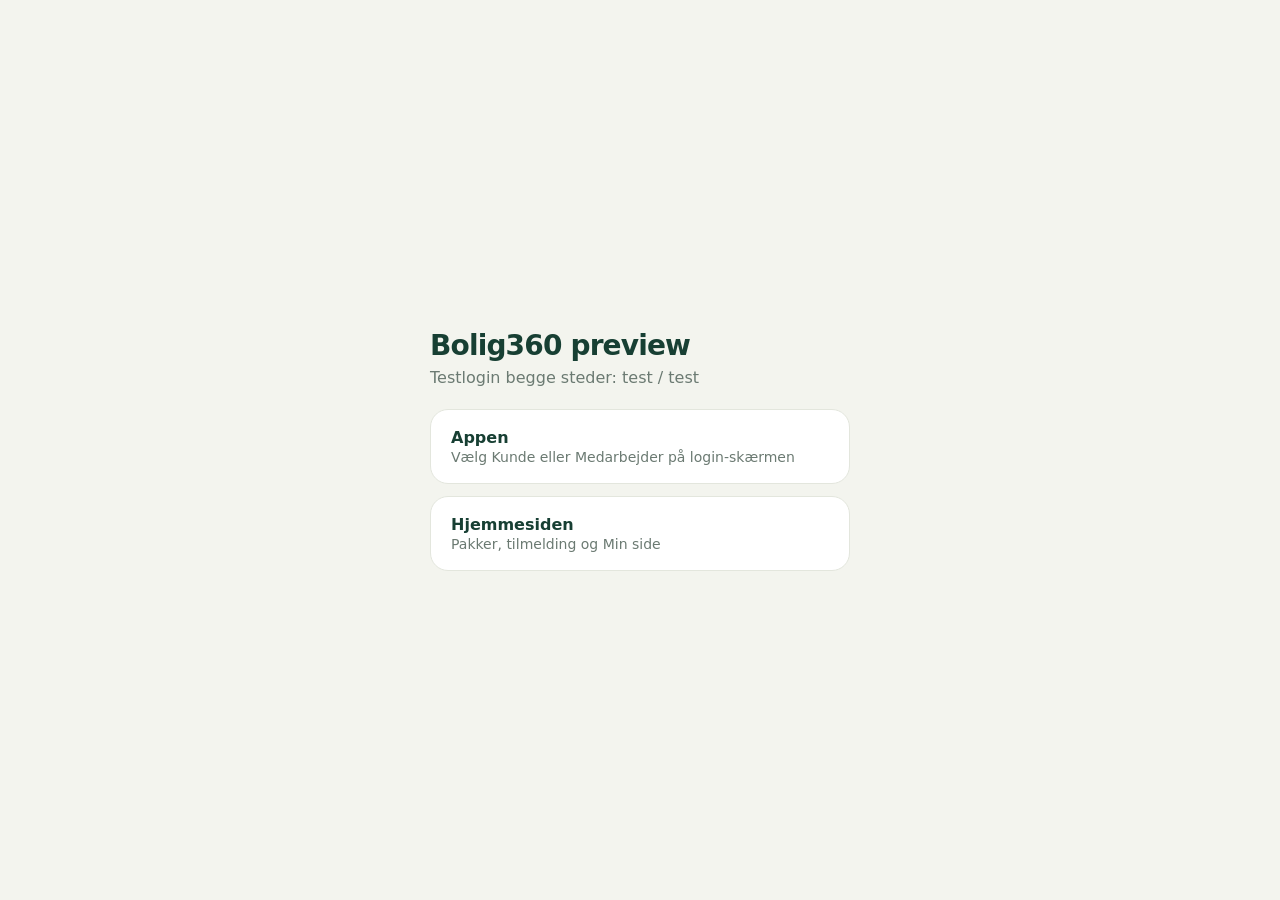
<file: index.html>
<!doctype html>
<html lang="da">
<head>
<meta charset="utf-8">
<meta name="viewport" content="width=device-width, initial-scale=1">
<title>Bolig360 – preview</title>
<style>
  body { margin: 0; min-height: 100vh; display: grid; place-items: center; background: #f3f4ee; color: #173f33; font-family: "Segoe UI", system-ui, sans-serif; }
  main { padding: 24px; width: 100%; max-width: 420px; }
  h1 { font-size: 28px; letter-spacing: -.03em; margin: 0 0 6px; }
  p { color: #6b7a72; margin: 0 0 22px; }
  a { display: block; background: #fff; border: 1px solid #e3e6dd; border-radius: 18px; padding: 18px 20px; margin-top: 12px; color: inherit; text-decoration: none; font-weight: 600; }
  a span { display: block; font-weight: 400; color: #6b7a72; font-size: 14px; margin-top: 2px; }
</style>
</head>
<body>
<main>
  <h1>Bolig360 preview</h1>
  <p>Testlogin begge steder: test / test</p>
  <a href="app/index.html">Appen<span>Vælg Kunde eller Medarbejder på login-skærmen</span></a>
  <a href="hjemmeside/index.html">Hjemmesiden<span>Pakker, tilmelding og Min side</span></a>
</main>
</body>
</html>
</file>
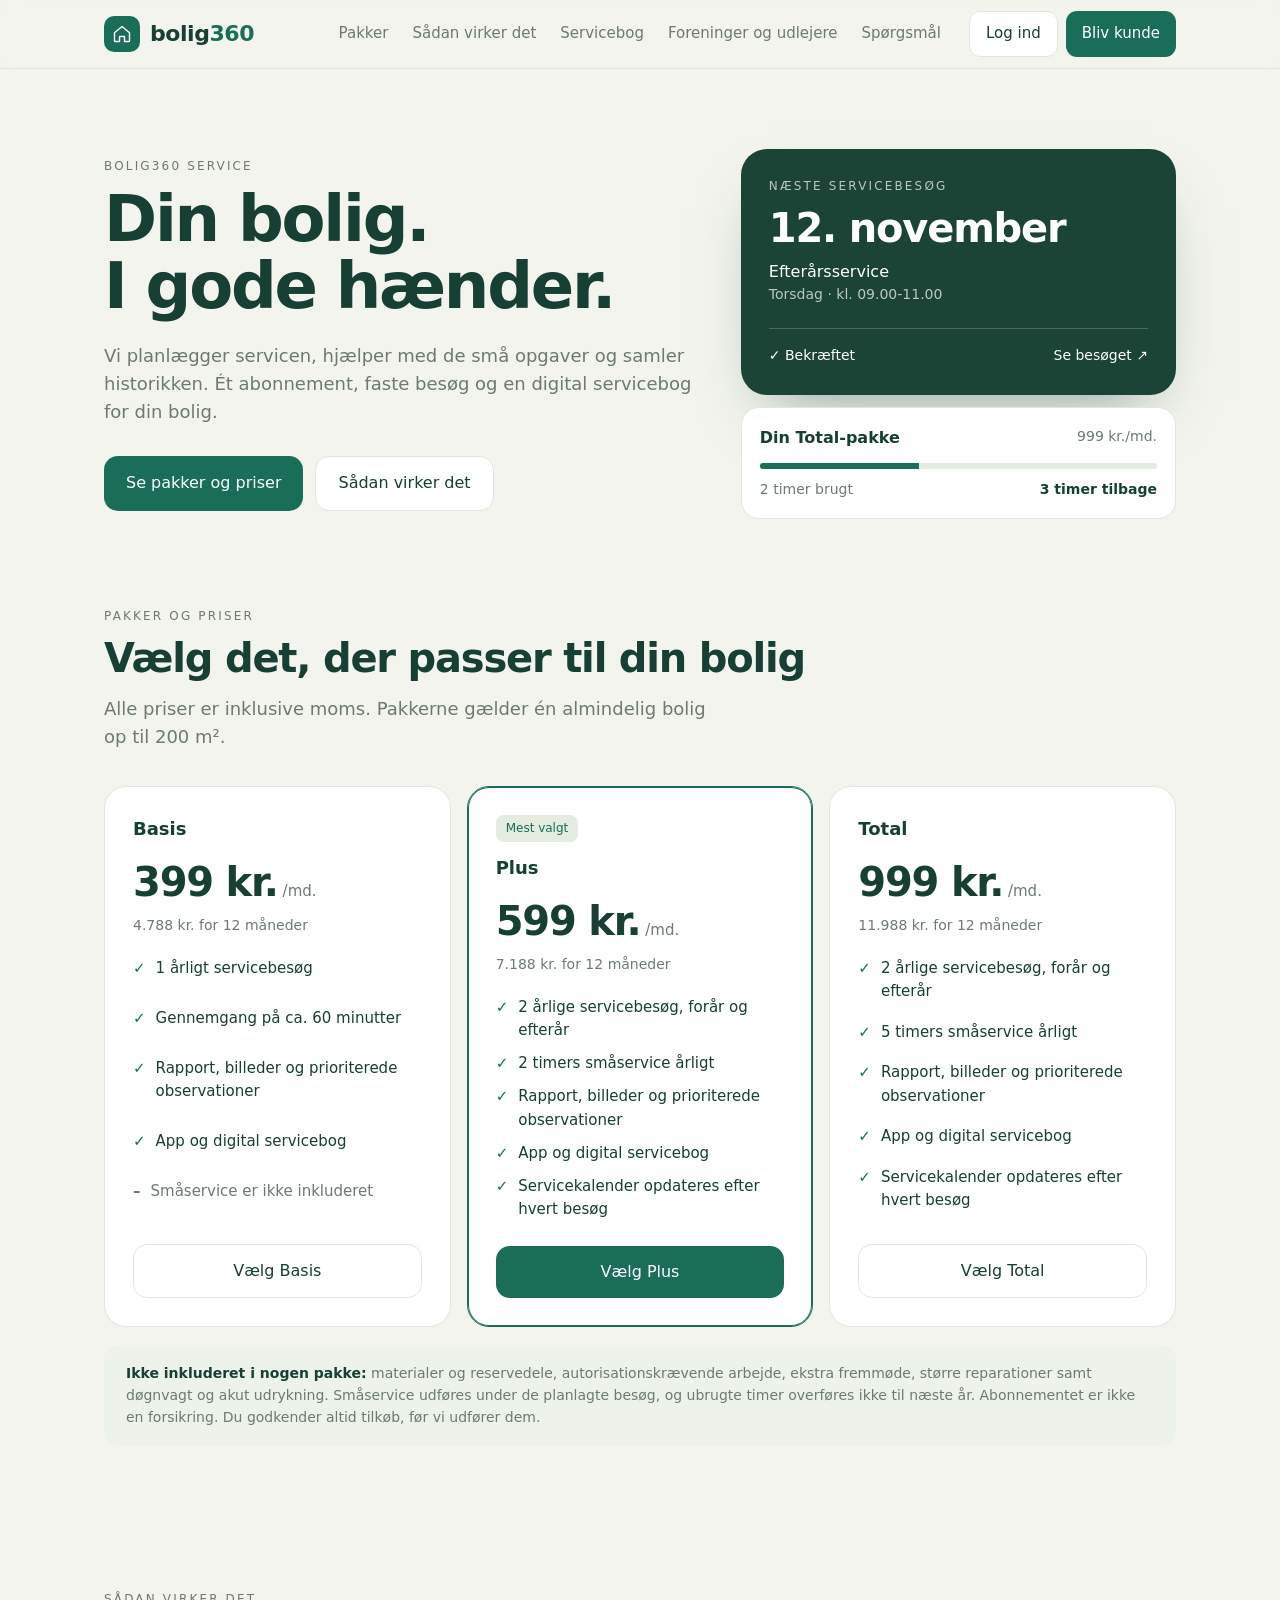
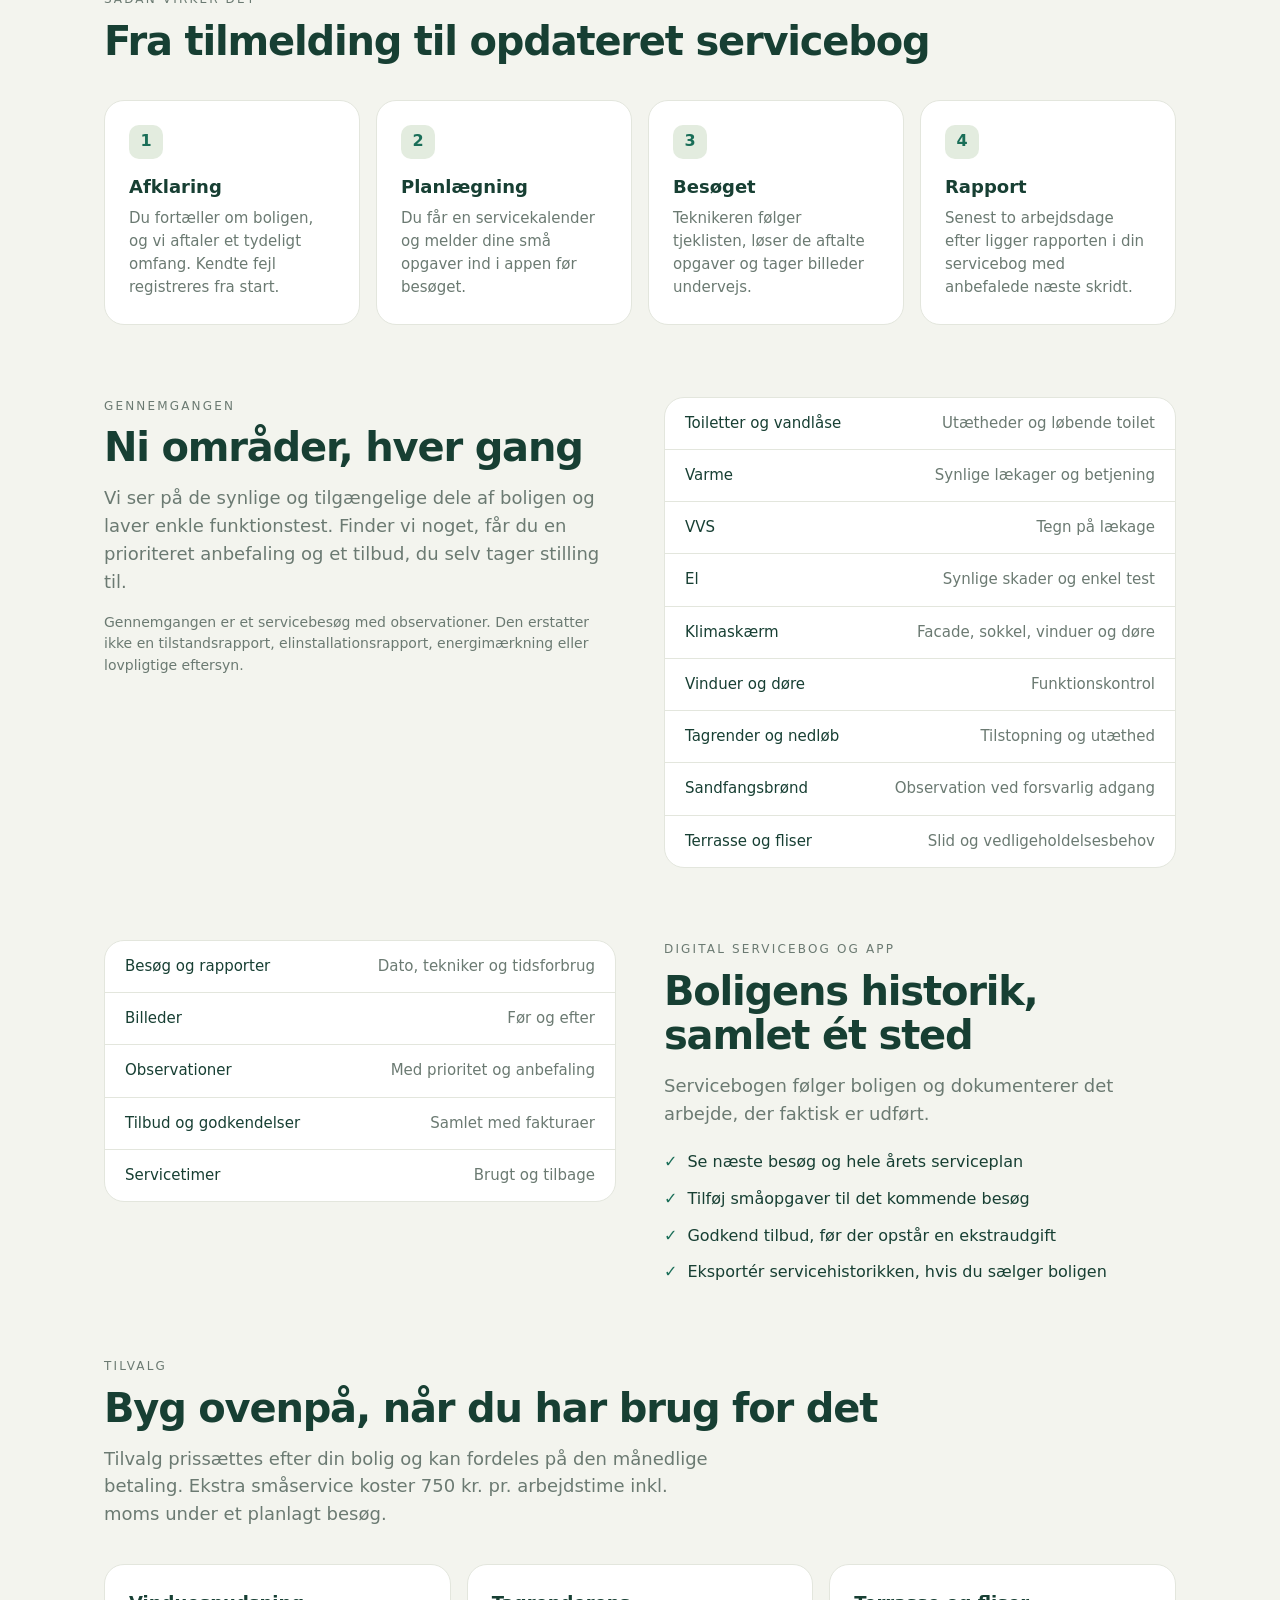
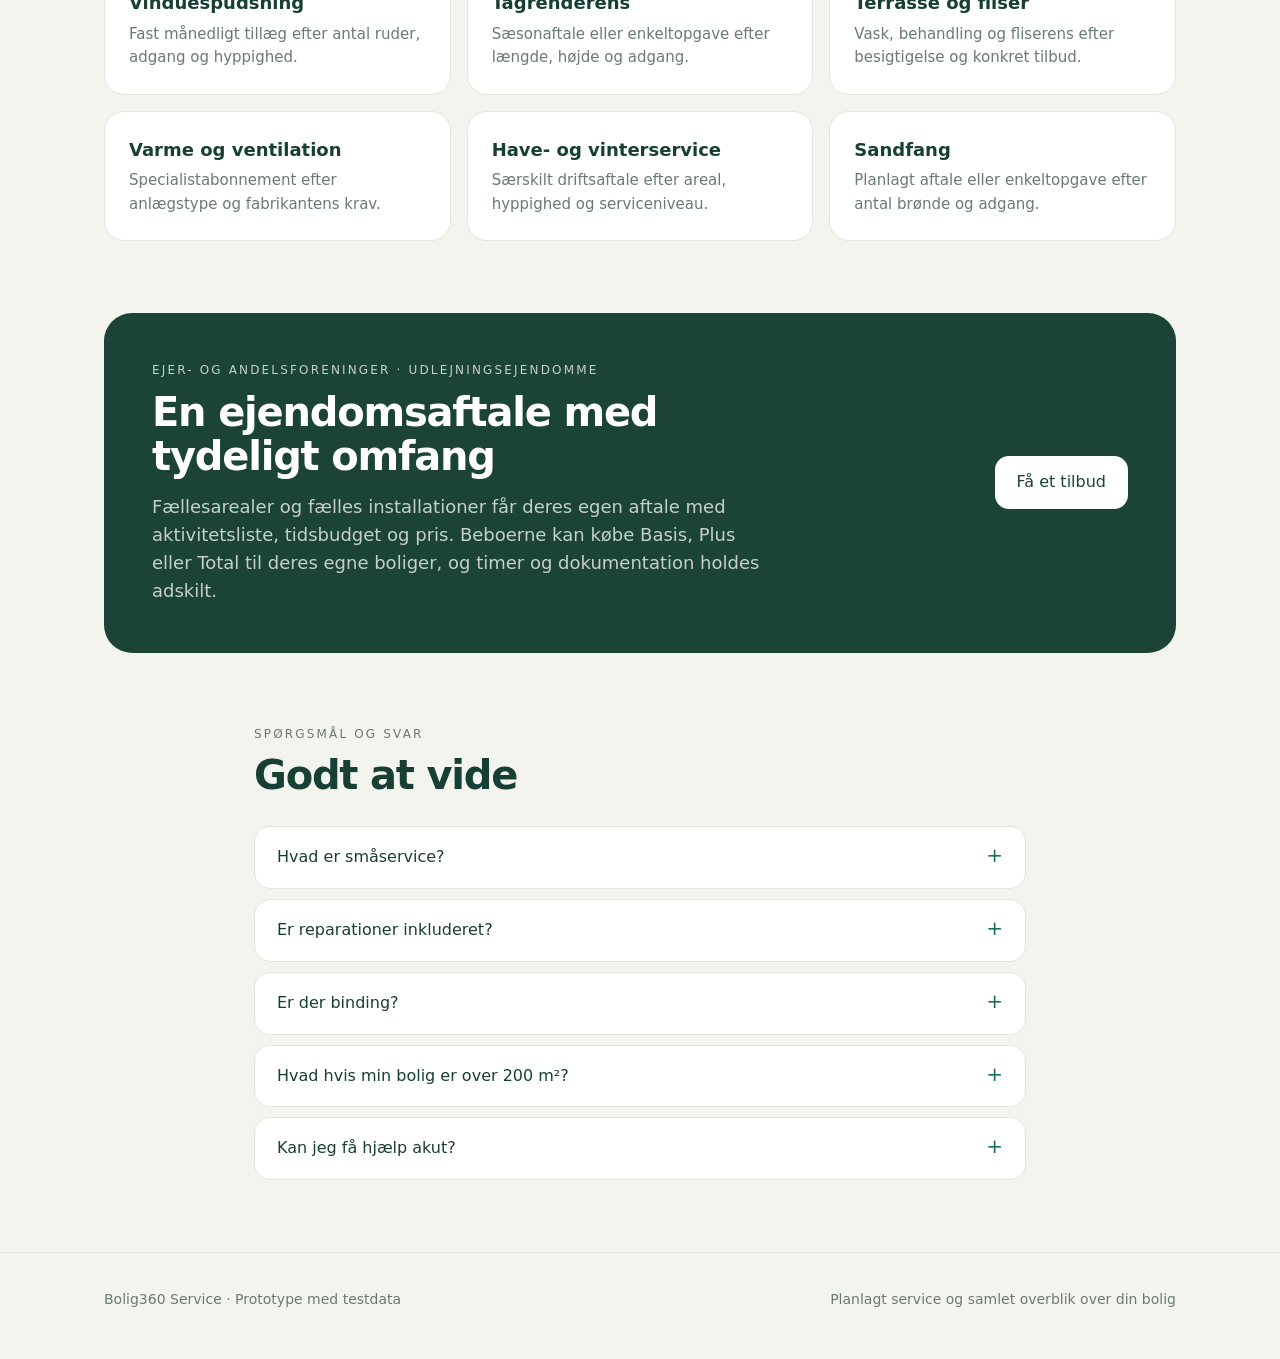
<file: hjemmeside/index.html>
<!doctype html>
<html lang="da">
<head>
<meta charset="utf-8">
<meta name="viewport" content="width=device-width, initial-scale=1">
<title>Bolig360 Service – planlagt service og samlet overblik over din bolig</title>
<meta name="description" content="Bolig360 Service: planlagte servicebesøg, hjælp til de små opgaver og en digital servicebog i ét abonnement fra 399 kr./md.">
<style>
:root {
  --bg: #f3f4ee; --card: #fff; --ink: #173f33; --green: #1a6e58; --green-dark: #1b4436;
  --mint: #e3ecdf; --mint-soft: #edf2ea; --muted: #6b7a72; --line: #e3e6dd; --danger: #a63a2b;
  --font: "Inter", "Segoe UI Variable Text", "Segoe UI", system-ui, -apple-system, Roboto, "Helvetica Neue", Arial, sans-serif;
}
* { box-sizing: border-box; }
html { scroll-behavior: smooth; }
body { margin: 0; font-family: var(--font); color: var(--ink); background: var(--bg); line-height: 1.55; -webkit-font-smoothing: antialiased; }
h1, h2, h3, p, ul { margin: 0; }
ul { padding: 0; list-style: none; }
a { color: inherit; text-decoration: none; }
button { font: inherit; color: inherit; cursor: pointer; border: 0; background: none; padding: 0; }
input, select { font: inherit; color: inherit; }
[hidden] { display: none !important; }
.wrap { max-width: 1120px; margin: 0 auto; padding: 0 24px; }
section { padding: 72px 0; }
.eyebrow { font-size: 12px; letter-spacing: .18em; text-transform: uppercase; color: var(--muted); margin-bottom: 10px; }
h1 { font-size: clamp(38px, 6vw, 64px); line-height: 1.05; letter-spacing: -.035em; font-weight: 600; }
h2 { font-size: clamp(28px, 4vw, 40px); line-height: 1.12; letter-spacing: -.03em; font-weight: 600; margin-bottom: 14px; }
h3 { font-size: 18px; font-weight: 600; }
.lead { font-size: 18px; color: var(--muted); max-width: 620px; }
.muted { color: var(--muted); }
.small { font-size: 14px; }

.btn { display: inline-flex; align-items: center; justify-content: center; gap: 8px; padding: 14px 22px; border-radius: 14px; background: var(--green); color: #fff; font-weight: 500; }
.btn:hover { background: var(--green-dark); }
.btn.ghost { background: var(--card); color: var(--ink); border: 1px solid var(--line); }
.btn.ghost:hover { background: var(--mint-soft); }
.btn.light { background: #fff; color: var(--green-dark); }
.btn.block { width: 100%; }

/* Navigation */
header { position: sticky; top: 0; z-index: 5; background: rgba(243, 244, 238, .92); backdrop-filter: blur(8px); border-bottom: 1px solid var(--line); }
header .wrap { display: flex; align-items: center; gap: 28px; height: 68px; }
.brand { display: flex; align-items: center; gap: 10px; font-size: 22px; font-weight: 600; letter-spacing: -.02em; }
.brand i { width: 36px; height: 36px; border-radius: 10px; background: var(--green); display: grid; place-items: center; color: #fff; }
.brand b { font-weight: 600; color: var(--green); }
nav { display: flex; gap: 24px; margin-left: auto; font-size: 15px; color: var(--muted); }
nav a:hover { color: var(--ink); }
header .btn { padding: 10px 16px; border-radius: 11px; font-size: 15px; }
@media (max-width: 820px) { nav { display: none; } header .wrap { justify-content: space-between; gap: 12px; } header .actions { margin-left: auto; } }
.actions { display: flex; gap: 8px; }

/* Hero */
.hero { padding: 80px 0 64px; }
.hero .grid { display: grid; grid-template-columns: 1.15fr .85fr; gap: 48px; align-items: center; }
.hero .lead { margin: 22px 0 30px; }
.hero .cta { display: flex; flex-wrap: wrap; gap: 12px; }
.visit { background: var(--green-dark); color: #fff; border-radius: 26px; padding: 28px; box-shadow: 0 30px 60px -30px rgba(23, 63, 51, .5); }
.visit .eyebrow { color: rgba(255,255,255,.7); }
.visit .date { font-size: 40px; font-weight: 600; letter-spacing: -.03em; line-height: 1.1; }
.visit .foot { border-top: 1px solid rgba(255,255,255,.2); margin-top: 22px; padding-top: 16px; font-size: 14px; display: flex; justify-content: space-between; }
.mini { background: var(--card); border: 1px solid var(--line); border-radius: 18px; padding: 18px; margin-top: 12px; }
.bar { height: 6px; border-radius: 3px; background: var(--mint); margin: 12px 0 10px; overflow: hidden; }
.bar i { display: block; width: 40%; height: 100%; background: var(--green); }
@media (max-width: 820px) { .hero { padding: 48px 0; } .hero .grid { grid-template-columns: 1fr; } }

/* Pakker */
.plans { display: grid; grid-template-columns: repeat(3, 1fr); gap: 16px; margin-top: 36px; }
.plan { background: var(--card); border: 1px solid var(--line); border-radius: 22px; padding: 28px; display: flex; flex-direction: column; }
.plan.featured { border-color: var(--green); box-shadow: inset 0 0 0 1px var(--green); }
.plan .tag { align-self: flex-start; font-size: 12px; background: var(--mint); color: var(--green); padding: 4px 10px; border-radius: 8px; margin-bottom: 12px; }
.plan .price { font-size: 40px; font-weight: 600; letter-spacing: -.03em; margin: 8px 0 2px; }
.plan .price small { font-size: 15px; font-weight: 400; color: var(--muted); letter-spacing: 0; }
.plan ul { margin: 20px 0 24px; display: grid; gap: 10px; font-size: 15px; flex: 1; }
.plan li { display: flex; gap: 10px; }
.plan li::before { content: "✓"; color: var(--green); font-weight: 600; }
.plan li.no { color: var(--muted); }
.plan li.no::before { content: "–"; color: var(--muted); }
.fine { background: var(--mint-soft); border-radius: 16px; padding: 18px 22px; margin-top: 18px; font-size: 14px; color: var(--muted); }
.fine b { color: var(--ink); font-weight: 600; }
@media (max-width: 820px) { .plans { grid-template-columns: 1fr; } }

/* Trin og kort */
.steps { display: grid; grid-template-columns: repeat(4, 1fr); gap: 16px; margin-top: 36px; }
.cards { display: grid; grid-template-columns: repeat(3, 1fr); gap: 16px; margin-top: 36px; }
.box { background: var(--card); border: 1px solid var(--line); border-radius: 20px; padding: 24px; }
.box .n { width: 34px; height: 34px; border-radius: 10px; background: var(--mint); color: var(--green); display: grid; place-items: center; font-weight: 600; margin-bottom: 14px; }
.box p { color: var(--muted); font-size: 15px; margin-top: 6px; }
@media (max-width: 820px) { .steps, .cards { grid-template-columns: 1fr; } }

.split { display: grid; grid-template-columns: 1fr 1fr; gap: 48px; align-items: start; }
@media (max-width: 820px) { .split { grid-template-columns: 1fr; gap: 28px; } }
.table { background: var(--card); border: 1px solid var(--line); border-radius: 20px; overflow: hidden; font-size: 15px; }
.table div { display: flex; justify-content: space-between; gap: 16px; padding: 14px 20px; }
.table div + div { border-top: 1px solid var(--line); }
.table span:last-child { color: var(--muted); text-align: right; }
.checks { display: grid; gap: 12px; margin-top: 22px; }
.checks li { display: flex; gap: 10px; }
.checks li::before { content: "✓"; color: var(--green); font-weight: 600; }

.dark { background: var(--green-dark); color: #fff; border-radius: 28px; padding: 48px; display: grid; grid-template-columns: 1.3fr .7fr; gap: 32px; align-items: center; }
.dark .lead, .dark .eyebrow { color: rgba(255,255,255,.75); }
.dark .btn { justify-self: end; }
@media (max-width: 820px) { .dark { grid-template-columns: 1fr; padding: 32px 24px; } .dark .btn { justify-self: start; } }

details { background: var(--card); border: 1px solid var(--line); border-radius: 16px; padding: 18px 22px; }
details + details { margin-top: 10px; }
summary { font-weight: 500; cursor: pointer; list-style: none; display: flex; justify-content: space-between; gap: 16px; }
summary::after { content: "+"; color: var(--green); font-size: 20px; line-height: 1; }
details[open] summary::after { content: "–"; }
details p { color: var(--muted); margin-top: 10px; font-size: 15px; }

footer { border-top: 1px solid var(--line); padding: 36px 0 48px; color: var(--muted); font-size: 14px; }
footer .wrap { display: flex; flex-wrap: wrap; justify-content: space-between; gap: 16px; }

/* Dialoger */
.overlay { position: fixed; inset: 0; background: rgba(23, 63, 51, .45); display: grid; place-items: center; padding: 16px; z-index: 20; }
.dialog { background: var(--bg); border-radius: 26px; width: 100%; max-width: 460px; max-height: calc(100vh - 32px); overflow-y: auto; padding: 30px; position: relative; }
.dialog h2 { font-size: 26px; }
.dialog .x { position: absolute; top: 18px; right: 18px; width: 38px; height: 38px; border-radius: 50%; background: var(--card); font-size: 18px; }
.field { display: block; margin-top: 14px; }
.field span { display: block; font-size: 13px; color: var(--muted); margin-bottom: 6px; }
.field input, .field select { width: 100%; padding: 13px 15px; border-radius: 13px; border: 1px solid var(--line); background: var(--card); outline: none; }
.field input:focus, .field select:focus { border-color: var(--green); }
.error { color: var(--danger); font-size: 14px; margin-top: 12px; }
.dialog .btn { margin-top: 20px; }
.progress { display: flex; gap: 6px; margin: 4px 0 20px; }
.progress i { flex: 1; height: 4px; border-radius: 2px; background: var(--mint); }
.progress i.on { background: var(--green); }
.choice { display: flex; align-items: center; gap: 12px; width: 100%; text-align: left; background: var(--card); border: 1px solid var(--line); border-radius: 14px; padding: 14px 16px; margin-top: 10px; }
.choice.on { border-color: var(--green); box-shadow: inset 0 0 0 1px var(--green); }
.choice span { flex: 1; }
.summary { background: var(--card); border: 1px solid var(--line); border-radius: 16px; padding: 6px 18px; margin-top: 14px; font-size: 15px; }
.summary div { display: flex; justify-content: space-between; gap: 16px; padding: 10px 0; }
.summary div + div { border-top: 1px solid var(--line); }
.summary span:first-child { color: var(--muted); }

/* Min side */
.account { padding: 56px 0 80px; }
.account .grid { display: grid; grid-template-columns: 1.2fr .8fr; gap: 16px; margin-top: 30px; }
@media (max-width: 820px) { .account .grid { grid-template-columns: 1fr; } }
</style>
</head>
<body>

<header>
  <div class="wrap">
    <a class="brand" href="#top" data-act="home"><i><svg width="20" height="20" viewBox="0 0 24 24" fill="none" stroke="currentColor" stroke-width="1.7" stroke-linecap="round" stroke-linejoin="round"><path d="M3 10.5 12 3l9 7.5V20a1 1 0 0 1-1 1h-5v-6H9v6H4a1 1 0 0 1-1-1z"/></svg></i><span>bolig<b>360</b></span></a>
    <nav id="nav">
      <a href="#pakker">Pakker</a>
      <a href="#saadan">Sådan virker det</a>
      <a href="#servicebog">Servicebog</a>
      <a href="#foreninger">Foreninger og udlejere</a>
      <a href="#faq">Spørgsmål</a>
    </nav>
    <div class="actions">
      <button class="btn ghost" id="login-btn" data-act="login">Log ind</button>
      <button class="btn" id="signup-btn" data-act="signup">Bliv kunde</button>
    </div>
  </div>
</header>

<main id="site">
  <section class="hero" id="top">
    <div class="wrap grid">
      <div>
        <div class="eyebrow">Bolig360 Service</div>
        <h1>Din bolig.<br>I gode hænder.</h1>
        <p class="lead">Vi planlægger servicen, hjælper med de små opgaver og samler historikken. Ét abonnement, faste besøg og en digital servicebog for din bolig.</p>
        <div class="cta">
          <a class="btn" href="#pakker">Se pakker og priser</a>
          <a class="btn ghost" href="#saadan">Sådan virker det</a>
        </div>
      </div>
      <div>
        <div class="visit">
          <div class="eyebrow">Næste servicebesøg</div>
          <div class="date">12. november</div>
          <div style="margin-top:10px;font-weight:500">Efterårsservice</div>
          <div class="small" style="color:rgba(255,255,255,.7)">Torsdag · kl. 09.00-11.00</div>
          <div class="foot"><span>✓ Bekræftet</span><span>Se besøget ↗</span></div>
        </div>
        <div class="mini">
          <div style="display:flex;justify-content:space-between"><b>Din Total-pakke</b><span class="small muted">999 kr./md.</span></div>
          <div class="bar"><i></i></div>
          <div class="small" style="display:flex;justify-content:space-between"><span class="muted">2 timer brugt</span><b>3 timer tilbage</b></div>
        </div>
      </div>
    </div>
  </section>

  <section id="pakker" style="padding-top:24px">
    <div class="wrap">
      <div class="eyebrow">Pakker og priser</div>
      <h2>Vælg det, der passer til din bolig</h2>
      <p class="lead">Alle priser er inklusive moms. Pakkerne gælder én almindelig bolig op til 200 m².</p>
      <div class="plans">
        <div class="plan">
          <h3>Basis</h3>
          <div class="price">399 kr.<small> /md.</small></div>
          <p class="small muted">4.788 kr. for 12 måneder</p>
          <ul>
            <li>1 årligt servicebesøg</li>
            <li>Gennemgang på ca. 60 minutter</li>
            <li>Rapport, billeder og prioriterede observationer</li>
            <li>App og digital servicebog</li>
            <li class="no">Småservice er ikke inkluderet</li>
          </ul>
          <button class="btn ghost block" data-act="signup" data-plan="basis">Vælg Basis</button>
        </div>
        <div class="plan featured">
          <span class="tag">Mest valgt</span>
          <h3>Plus</h3>
          <div class="price">599 kr.<small> /md.</small></div>
          <p class="small muted">7.188 kr. for 12 måneder</p>
          <ul>
            <li>2 årlige servicebesøg, forår og efterår</li>
            <li>2 timers småservice årligt</li>
            <li>Rapport, billeder og prioriterede observationer</li>
            <li>App og digital servicebog</li>
            <li>Servicekalender opdateres efter hvert besøg</li>
          </ul>
          <button class="btn block" data-act="signup" data-plan="plus">Vælg Plus</button>
        </div>
        <div class="plan">
          <h3>Total</h3>
          <div class="price">999 kr.<small> /md.</small></div>
          <p class="small muted">11.988 kr. for 12 måneder</p>
          <ul>
            <li>2 årlige servicebesøg, forår og efterår</li>
            <li>5 timers småservice årligt</li>
            <li>Rapport, billeder og prioriterede observationer</li>
            <li>App og digital servicebog</li>
            <li>Servicekalender opdateres efter hvert besøg</li>
          </ul>
          <button class="btn ghost block" data-act="signup" data-plan="total">Vælg Total</button>
        </div>
      </div>
      <div class="fine"><b>Ikke inkluderet i nogen pakke:</b> materialer og reservedele, autorisationskrævende arbejde, ekstra fremmøde, større reparationer samt døgnvagt og akut udrykning. Småservice udføres under de planlagte besøg, og ubrugte timer overføres ikke til næste år. Abonnementet er ikke en forsikring. Du godkender altid tilkøb, før vi udfører dem.</div>
    </div>
  </section>

  <section id="saadan">
    <div class="wrap">
      <div class="eyebrow">Sådan virker det</div>
      <h2>Fra tilmelding til opdateret servicebog</h2>
      <div class="steps">
        <div class="box"><div class="n">1</div><h3>Afklaring</h3><p>Du fortæller om boligen, og vi aftaler et tydeligt omfang. Kendte fejl registreres fra start.</p></div>
        <div class="box"><div class="n">2</div><h3>Planlægning</h3><p>Du får en servicekalender og melder dine små opgaver ind i appen før besøget.</p></div>
        <div class="box"><div class="n">3</div><h3>Besøget</h3><p>Teknikeren følger tjeklisten, løser de aftalte opgaver og tager billeder undervejs.</p></div>
        <div class="box"><div class="n">4</div><h3>Rapport</h3><p>Senest to arbejdsdage efter ligger rapporten i din servicebog med anbefalede næste skridt.</p></div>
      </div>
    </div>
  </section>

  <section style="padding-top:0">
    <div class="wrap split">
      <div>
        <div class="eyebrow">Gennemgangen</div>
        <h2>Ni områder, hver gang</h2>
        <p class="lead">Vi ser på de synlige og tilgængelige dele af boligen og laver enkle funktionstest. Finder vi noget, får du en prioriteret anbefaling og et tilbud, du selv tager stilling til.</p>
        <p class="small muted" style="margin-top:16px">Gennemgangen er et servicebesøg med observationer. Den erstatter ikke en tilstandsrapport, elinstallationsrapport, energimærkning eller lovpligtige eftersyn.</p>
      </div>
      <div class="table">
        <div><span>Toiletter og vandlåse</span><span>Utætheder og løbende toilet</span></div>
        <div><span>Varme</span><span>Synlige lækager og betjening</span></div>
        <div><span>VVS</span><span>Tegn på lækage</span></div>
        <div><span>El</span><span>Synlige skader og enkel test</span></div>
        <div><span>Klimaskærm</span><span>Facade, sokkel, vinduer og døre</span></div>
        <div><span>Vinduer og døre</span><span>Funktionskontrol</span></div>
        <div><span>Tagrender og nedløb</span><span>Tilstopning og utæthed</span></div>
        <div><span>Sandfangsbrønd</span><span>Observation ved forsvarlig adgang</span></div>
        <div><span>Terrasse og fliser</span><span>Slid og vedligeholdelsesbehov</span></div>
      </div>
    </div>
  </section>

  <section id="servicebog" style="padding-top:0">
    <div class="wrap split">
      <div class="table">
        <div><span>Besøg og rapporter</span><span>Dato, tekniker og tidsforbrug</span></div>
        <div><span>Billeder</span><span>Før og efter</span></div>
        <div><span>Observationer</span><span>Med prioritet og anbefaling</span></div>
        <div><span>Tilbud og godkendelser</span><span>Samlet med fakturaer</span></div>
        <div><span>Servicetimer</span><span>Brugt og tilbage</span></div>
      </div>
      <div>
        <div class="eyebrow">Digital servicebog og app</div>
        <h2>Boligens historik, samlet ét sted</h2>
        <p class="lead">Servicebogen følger boligen og dokumenterer det arbejde, der faktisk er udført.</p>
        <ul class="checks">
          <li>Se næste besøg og hele årets serviceplan</li>
          <li>Tilføj småopgaver til det kommende besøg</li>
          <li>Godkend tilbud, før der opstår en ekstraudgift</li>
          <li>Eksportér servicehistorikken, hvis du sælger boligen</li>
        </ul>
      </div>
    </div>
  </section>

  <section style="padding-top:0">
    <div class="wrap">
      <div class="eyebrow">Tilvalg</div>
      <h2>Byg ovenpå, når du har brug for det</h2>
      <p class="lead">Tilvalg prissættes efter din bolig og kan fordeles på den månedlige betaling. Ekstra småservice koster 750 kr. pr. arbejdstime inkl. moms under et planlagt besøg.</p>
      <div class="cards">
        <div class="box"><h3>Vinduespudsning</h3><p>Fast månedligt tillæg efter antal ruder, adgang og hyppighed.</p></div>
        <div class="box"><h3>Tagrenderens</h3><p>Sæsonaftale eller enkeltopgave efter længde, højde og adgang.</p></div>
        <div class="box"><h3>Terrasse og fliser</h3><p>Vask, behandling og fliserens efter besigtigelse og konkret tilbud.</p></div>
        <div class="box"><h3>Varme og ventilation</h3><p>Specialistabonnement efter anlægstype og fabrikantens krav.</p></div>
        <div class="box"><h3>Have- og vinterservice</h3><p>Særskilt driftsaftale efter areal, hyppighed og serviceniveau.</p></div>
        <div class="box"><h3>Sandfang</h3><p>Planlagt aftale eller enkeltopgave efter antal brønde og adgang.</p></div>
      </div>
    </div>
  </section>

  <section id="foreninger" style="padding-top:0">
    <div class="wrap">
      <div class="dark">
        <div>
          <div class="eyebrow">Ejer- og andelsforeninger · Udlejningsejendomme</div>
          <h2>En ejendomsaftale med tydeligt omfang</h2>
          <p class="lead">Fællesarealer og fælles installationer får deres egen aftale med aktivitetsliste, tidsbudget og pris. Beboerne kan købe Basis, Plus eller Total til deres egne boliger, og timer og dokumentation holdes adskilt.</p>
        </div>
        <button class="btn light" data-act="signup" data-plan="ejendom">Få et tilbud</button>
      </div>
    </div>
  </section>

  <section id="faq" style="padding-top:0">
    <div class="wrap" style="max-width:820px">
      <div class="eyebrow">Spørgsmål og svar</div>
      <h2>Godt at vide</h2>
      <div style="margin-top:28px">
        <details><summary>Hvad er småservice?</summary><p>Mindre praktiske opgaver som opsætning af et billede eller en hylde, let justering af en låge, smøring af beslag eller rensning af en let tilgængelig vandlås. Opgaverne bestilles på forhånd og udføres under de planlagte besøg.</p></details>
        <details><summary>Er reparationer inkluderet?</summary><p>Nej. Abonnementet dækker de planlagte besøg, gennemgangen og din pulje af småservice. Reparationer, materialer og arbejde, der kræver autorisation, aftales særskilt, og du godkender altid prisen først.</p></details>
        <details><summary>Er der binding?</summary><p>Du betaler månedligt og kan opsige digitalt. De præcise vilkår for opsigelse og fordeling af servicetimer fremgår af din aftale.</p></details>
        <details><summary>Hvad hvis min bolig er over 200 m²?</summary><p>Større boliger og boliger med særlige tekniske anlæg får et konkret tillæg, som du ser, før du indgår aftalen.</p></details>
        <details><summary>Kan jeg få hjælp akut?</summary><p>Abonnementet omfatter ikke døgnvagt eller akut udrykning, og beskeder i appen overvåges ikke døgnet rundt. Ved akut fare skal du ringe 112 eller kontakte dit forsikringsselskabs skadeservice.</p></details>
      </div>
    </div>
  </section>
</main>

<main id="account" class="account" hidden>
  <div class="wrap">
    <div class="eyebrow">Min side</div>
    <h1 style="font-size:clamp(34px,5vw,52px)">Velkommen tilbage.</h1>
    <div class="grid">
      <div>
        <div class="visit">
          <div class="eyebrow">Næste servicebesøg</div>
          <div class="date">12. november</div>
          <div style="margin-top:10px;font-weight:500">Efterårsservice · Lindevænget 24</div>
          <div class="small" style="color:rgba(255,255,255,.7)">Torsdag · kl. 09.00-11.00</div>
          <div class="foot"><span>✓ Bekræftet</span><a href="../app/index.html">Åbn i appen ↗</a></div>
        </div>
        <div class="mini">
          <div style="display:flex;justify-content:space-between"><b>Din Total-pakke</b><span class="small muted">999 kr./md.</span></div>
          <p class="small muted" style="margin-top:4px">2 besøg og 5 timers småservice pr. år</p>
          <div class="bar"><i></i></div>
          <div class="small" style="display:flex;justify-content:space-between"><span class="muted">2 timer brugt</span><b>3 timer tilbage</b></div>
        </div>
      </div>
      <div>
        <div class="summary" style="margin-top:0">
          <div><span>Adresse</span><span>Lindevænget 24</span></div>
          <div><span>Næste betaling</span><span>1. december</span></div>
          <div><span>Seneste rapport</span><span>Forårsservice, 23. april</span></div>
          <div><span>Tilbud til godkendelse</span><span>1</span></div>
        </div>
        <a class="btn block" style="margin-top:14px" href="../app/index.html">Åbn appen</a>
        <button class="btn ghost block" style="margin-top:10px" data-act="logout">Log ud</button>
        <p class="small muted" style="margin-top:14px">Servicebog, bestilling af opgaver og godkendelse af tilbud foregår i appen.</p>
      </div>
    </div>
  </div>
</main>

<footer>
  <div class="wrap">
    <span>Bolig360 Service · Prototype med testdata</span>
    <span>Planlagt service og samlet overblik over din bolig</span>
  </div>
</footer>

<div class="overlay" id="overlay" hidden><div class="dialog" id="dialog"></div></div>

<script>
(function () {
  'use strict';
  // Mock-login (kun til prototypen)
  var MOCK_USER = 'test', MOCK_PASS = 'test', KEY = 'bolig360-web-v1';
  var PLANS = {
    basis: { name: 'Basis', price: '399 kr./md.', info: '1 årligt besøg' },
    plus: { name: 'Plus', price: '599 kr./md.', info: '2 årlige besøg · 2 timers småservice' },
    total: { name: 'Total', price: '999 kr./md.', info: '2 årlige besøg · 5 timers småservice' },
    ejendom: { name: 'Ejendomsaftale', price: 'Konkret tilbud', info: 'Forening eller udlejningsejendom' }
  };
  var $ = function (id) { return document.getElementById(id); };
  var form = { step: 1, plan: 'plus', address: '', type: 'Parcelhus', area: '', name: '', email: '', phone: '' };

  function esc(s) { return String(s).replace(/[&<>"']/g, function (c) { return { '&': '&amp;', '<': '&lt;', '>': '&gt;', '"': '&quot;', "'": '&#39;' }[c]; }); }
  function authed() { try { return localStorage.getItem(KEY) === '1'; } catch (e) { return false; } }
  function setAuth(v) { try { v ? localStorage.setItem(KEY, '1') : localStorage.removeItem(KEY); } catch (e) {} showPage(v); }

  function showPage(isAuthed) {
    $('site').hidden = isAuthed; $('account').hidden = !isAuthed; $('nav').hidden = isAuthed;
    $('signup-btn').hidden = isAuthed;
    $('login-btn').textContent = isAuthed ? 'Log ud' : 'Log ind';
    $('login-btn').dataset.act = isAuthed ? 'logout' : 'login';
    window.scrollTo(0, 0);
  }

  function open(html) { $('dialog').innerHTML = '<button class="x" data-act="close" aria-label="Luk">✕</button>' + html; $('overlay').hidden = false; }
  function close() { $('overlay').hidden = true; }

  function loginDialog() {
    open('<div class="eyebrow">Min side</div><h2>Log ind</h2>' +
      '<form id="login-form" autocomplete="off"><label class="field"><span>Brugernavn</span><input id="l-user" autocapitalize="none" spellcheck="false"></label>' +
      '<label class="field"><span>Adgangskode</span><input id="l-pass" type="password"></label>' +
      '<p class="error" id="l-error" hidden>Forkert brugernavn eller adgangskode.</p>' +
      '<button class="btn block" type="submit">Log ind</button></form>' +
      '<p class="small muted" style="margin-top:14px;text-align:center">Prototype · testlogin: test / test</p>');
    $('l-user').focus();
  }

  function signupDialog() {
    var s = form.step, body;
    var progress = '<div class="progress">' + [1, 2, 3, 4].map(function (n) { return '<i class="' + (n <= s ? 'on' : '') + '"></i>'; }).join('') + '</div>';
    if (s === 1) {
      body = '<h2>Vælg pakke</h2>' + Object.keys(PLANS).map(function (k) {
        var p = PLANS[k];
        return '<button type="button" class="choice ' + (form.plan === k ? 'on' : '') + '" data-act="pick" data-plan="' + k + '"><span><b>' + p.name + '</b><br><span class="small muted">' + p.info + '</span></span><b>' + p.price + '</b></button>';
      }).join('') + '<button class="btn block" data-act="next">Fortsæt</button>';
    } else if (s === 2) {
      body = '<h2>Om boligen</h2><form id="step-form">' +
        '<label class="field"><span>Adresse</span><input id="f-address" required value="' + esc(form.address) + '"></label>' +
        '<label class="field"><span>Boligtype</span><select id="f-type">' + ['Parcelhus', 'Rækkehus', 'Ejerlejlighed', 'Andelsbolig', 'Sommerhus', 'Ejendom med flere boliger'].map(function (t) { return '<option' + (form.type === t ? ' selected' : '') + '>' + t + '</option>'; }).join('') + '</select></label>' +
        '<label class="field"><span>Boligareal i m²</span><input id="f-area" type="number" min="10" max="5000" required value="' + esc(form.area) + '"></label>' +
        '<button class="btn block" type="submit">Fortsæt</button><button type="button" class="btn ghost block" style="margin-top:10px" data-act="prev">Tilbage</button></form>';
    } else if (s === 3) {
      body = '<h2>Dine oplysninger</h2><form id="step-form">' +
        '<label class="field"><span>Navn</span><input id="f-name" required value="' + esc(form.name) + '"></label>' +
        '<label class="field"><span>E-mail</span><input id="f-email" type="email" required value="' + esc(form.email) + '"></label>' +
        '<label class="field"><span>Telefon</span><input id="f-phone" type="tel" required value="' + esc(form.phone) + '"></label>' +
        '<button class="btn block" type="submit">Se opsummering</button><button type="button" class="btn ghost block" style="margin-top:10px" data-act="prev">Tilbage</button></form>';
    } else {
      var p = PLANS[form.plan], big = Number(form.area) > 200 && form.plan !== 'ejendom';
      body = '<h2>Tak, ' + esc(form.name.split(' ')[0]) + '.</h2><p class="muted">Vi kontakter dig inden for to arbejdsdage for at afklare omfang og aftale første besøg. Du betaler først, når aftalen er bekræftet.</p>' +
        '<div class="summary"><div><span>Pakke</span><span>' + p.name + ' · ' + p.price + '</span></div><div><span>Bolig</span><span>' + esc(form.type) + ' · ' + esc(form.area) + ' m²</span></div><div><span>Adresse</span><span>' + esc(form.address) + '</span></div><div><span>Kontakt</span><span>' + esc(form.email) + '</span></div></div>' +
        (big ? '<p class="small muted" style="margin-top:12px">Boliger over 200 m² får et konkret tillæg, som du ser og godkender, før aftalen indgås.</p>' : '') +
        '<p class="small muted" style="margin-top:12px">Prototype: oplysningerne er ikke sendt eller gemt.</p><button class="btn block" data-act="close">Luk</button>';
    }
    open('<div class="eyebrow">Bliv kunde · trin ' + s + ' af 4</div>' + progress + body);
  }

  document.addEventListener('click', function (e) {
    if (e.target.id === 'overlay') { close(); return; }
    var el = e.target.closest('[data-act]');
    if (!el) return;
    var act = el.dataset.act;
    if (act === 'login') loginDialog();
    else if (act === 'logout') setAuth(false);
    else if (act === 'close') close();
    else if (act === 'signup') { form.step = 1; if (el.dataset.plan) form.plan = el.dataset.plan; signupDialog(); }
    else if (act === 'pick') { form.plan = el.dataset.plan; signupDialog(); }
    else if (act === 'next') { form.step++; signupDialog(); }
    else if (act === 'prev') { form.step--; signupDialog(); }
  });

  document.addEventListener('submit', function (e) {
    e.preventDefault();
    if (e.target.id === 'login-form') {
      if ($('l-user').value.trim().toLowerCase() === MOCK_USER.toLowerCase() && $('l-pass').value === MOCK_PASS) { close(); setAuth(true); }
      else $('l-error').hidden = false;
    } else if (e.target.id === 'step-form') {
      if (form.step === 2) { form.address = $('f-address').value.trim(); form.type = $('f-type').value; form.area = $('f-area').value; }
      if (form.step === 3) { form.name = $('f-name').value.trim(); form.email = $('f-email').value.trim(); form.phone = $('f-phone').value.trim(); }
      form.step++; signupDialog();
    }
  });

  if (authed()) showPage(true);
})();
</script>
</body>
</html>
</file>
